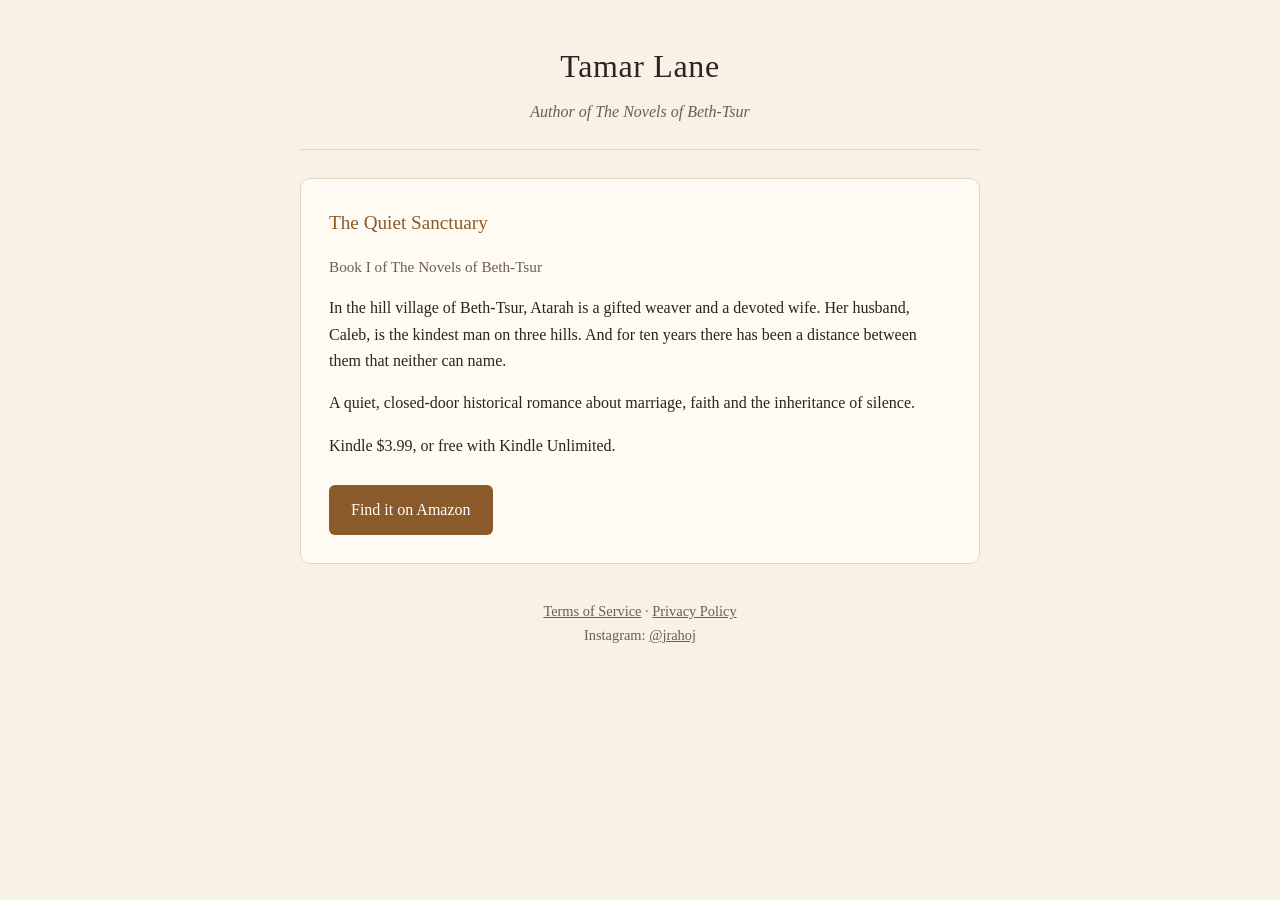
<file: index.html>
<!doctype html>
<html lang="en"><head><meta charset="utf-8"><meta name="viewport" content="width=device-width,initial-scale=1">
<title>Tamar Lane — The Quiet Sanctuary</title><link rel="stylesheet" href="style.css"></head>
<body><div class="wrap">
<header><h1>Tamar Lane</h1><p class="sub">Author of The Novels of Beth-Tsur</p></header>
<div class="card">
<h2 style="margin-top:0">The Quiet Sanctuary</h2>
<p class="muted">Book I of The Novels of Beth-Tsur</p>
<p>In the hill village of Beth-Tsur, Atarah is a gifted weaver and a devoted wife. Her husband, Caleb, is the kindest man on three hills. And for ten years there has been a distance between them that neither can name.</p>
<p>A quiet, closed-door historical romance about marriage, faith and the inheritance of silence.</p>
<p>Kindle $3.99, or free with Kindle Unlimited.</p>
<a class="btn" href="https://www.amazon.com/dp/B0HCP2F4PR">Find it on Amazon</a>
</div>
<footer><a href="terms.html">Terms of Service</a> · <a href="privacy.html">Privacy Policy</a><br>Instagram: <a href="https://www.instagram.com/jrahoj/">@jrahoj</a></footer>
</div></body></html>
</file>
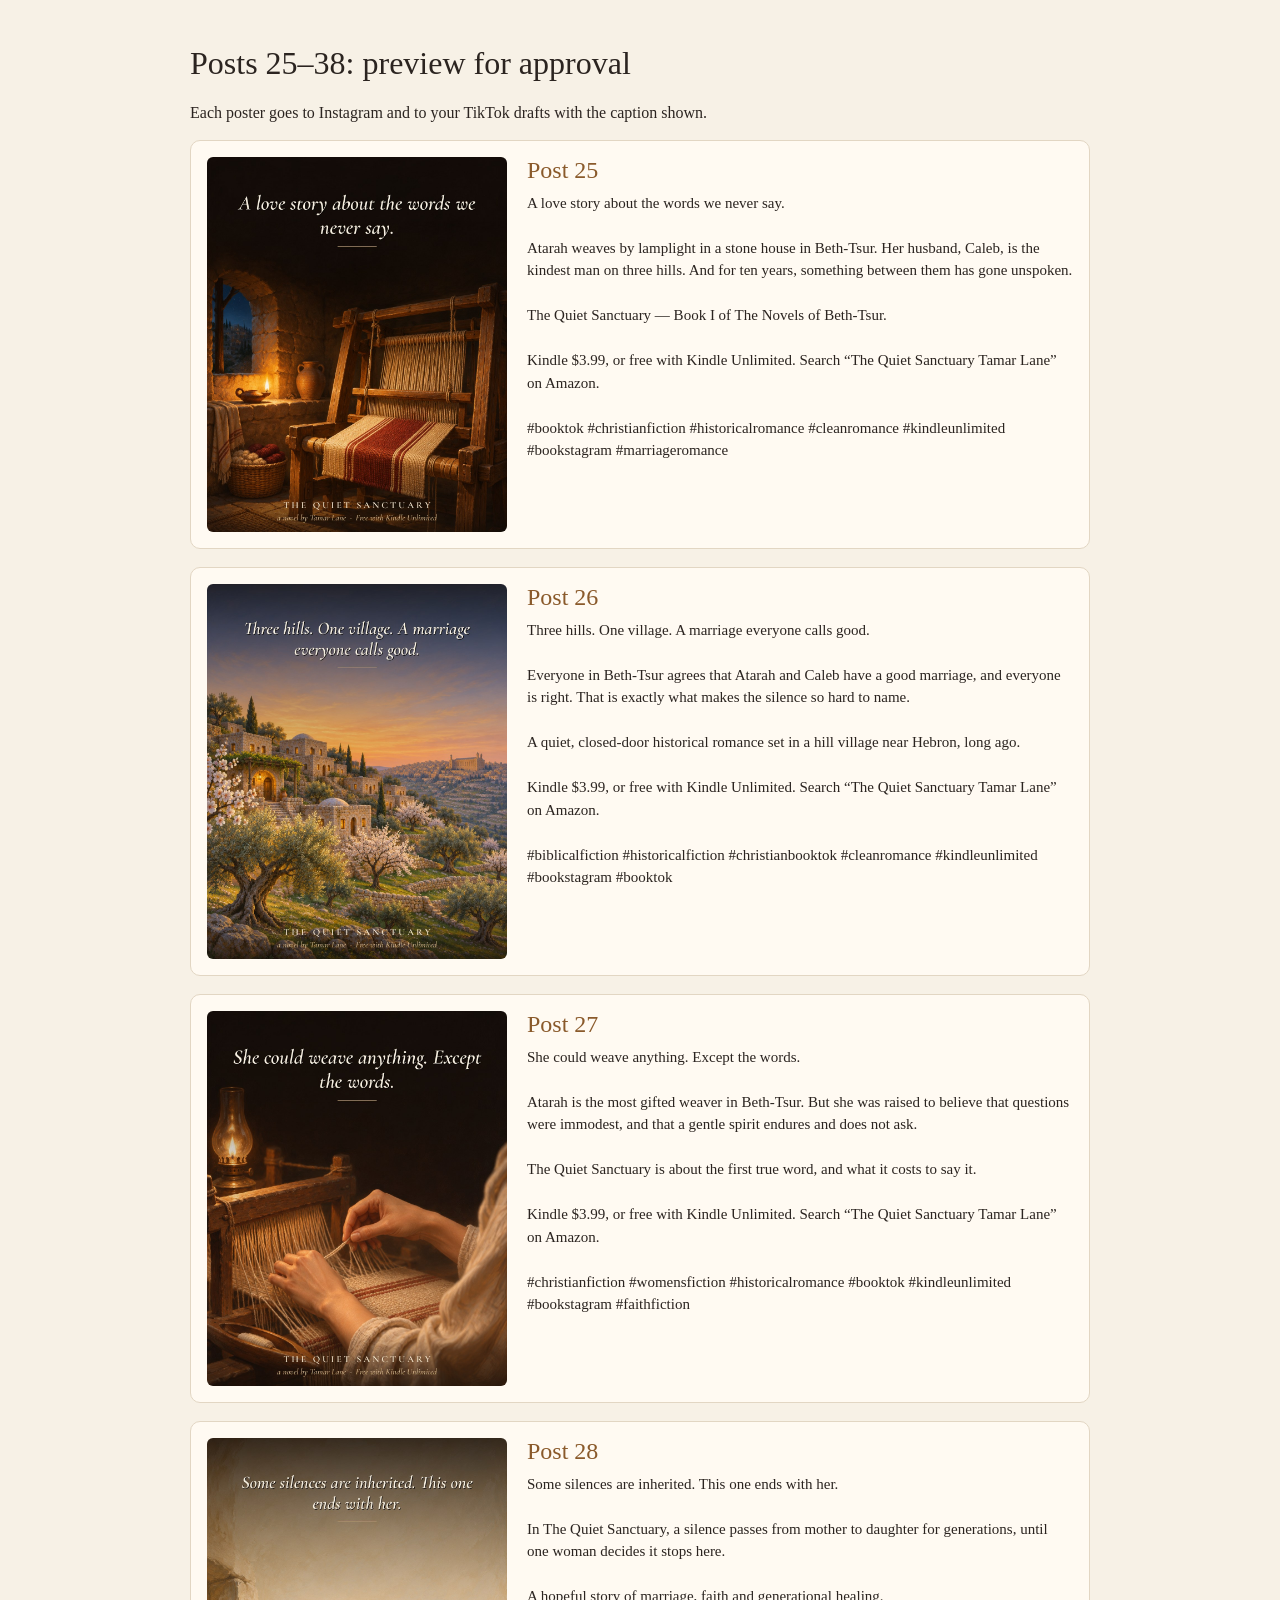
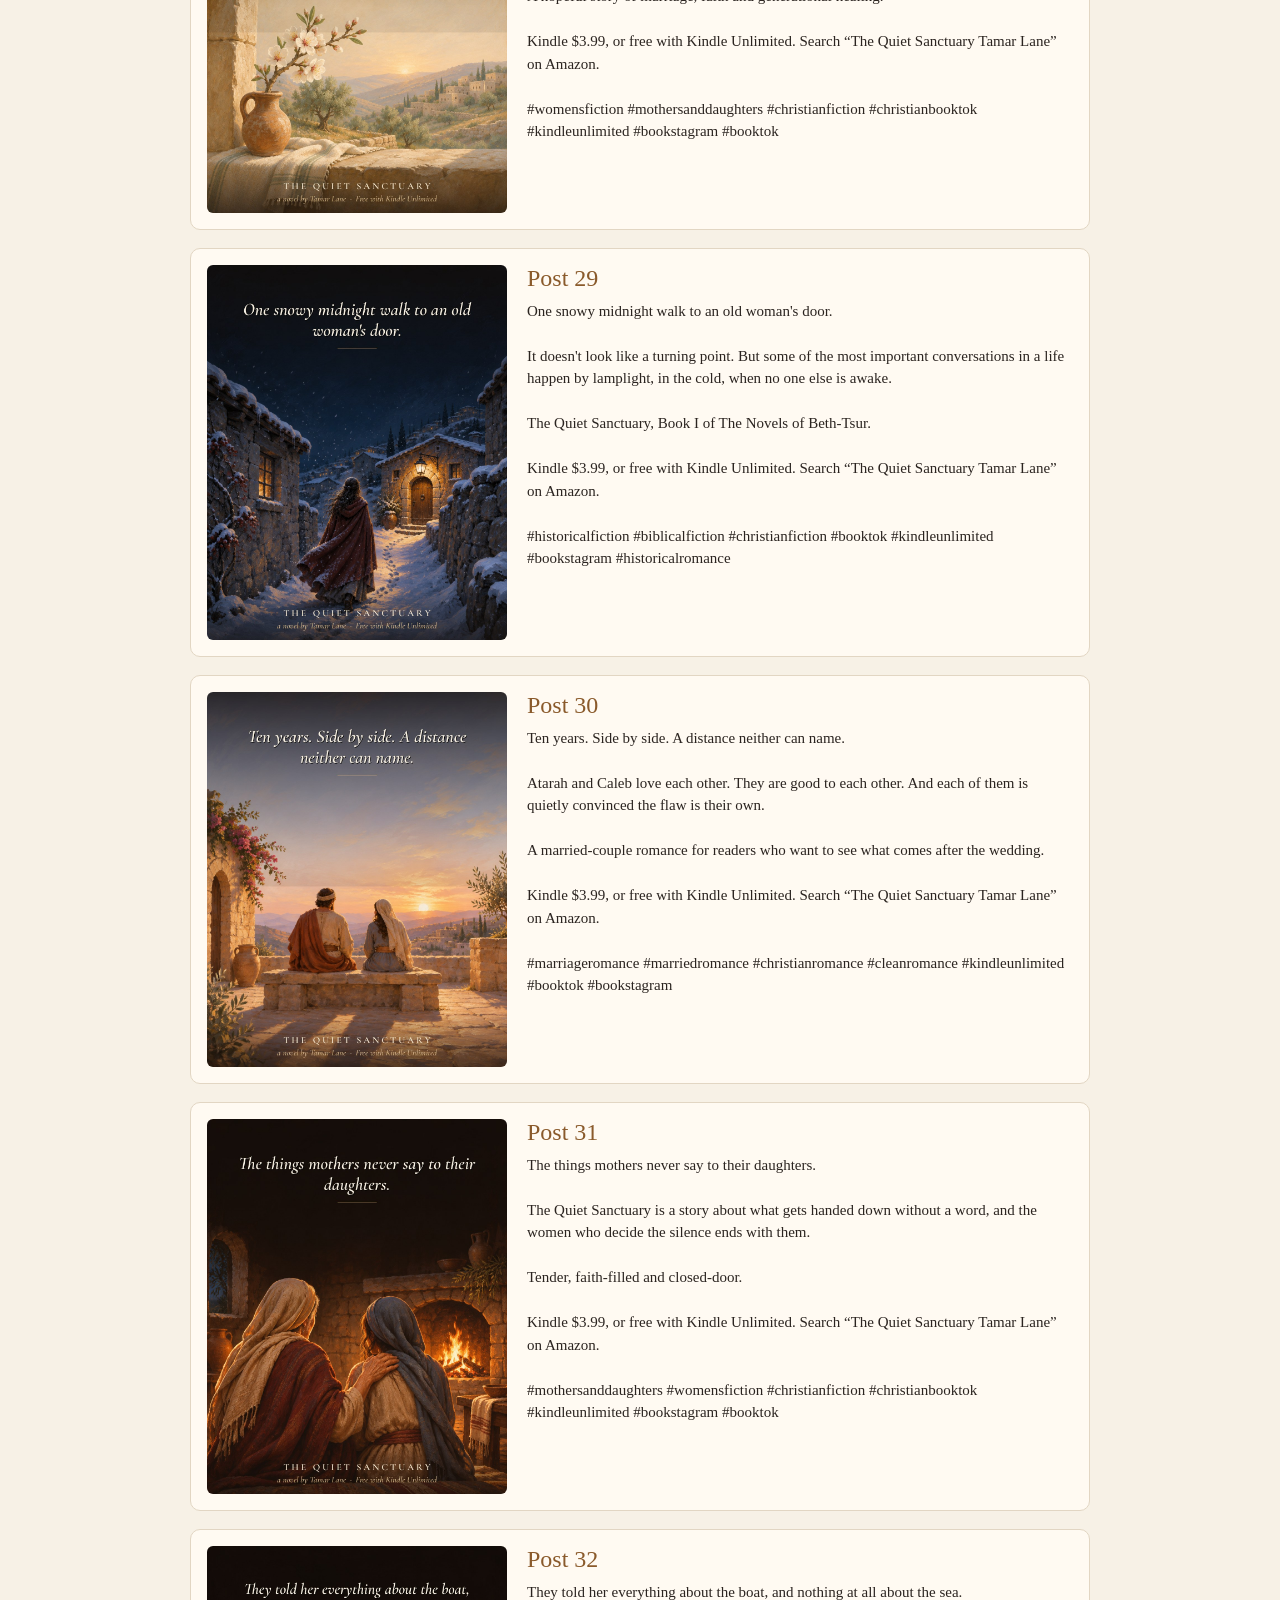
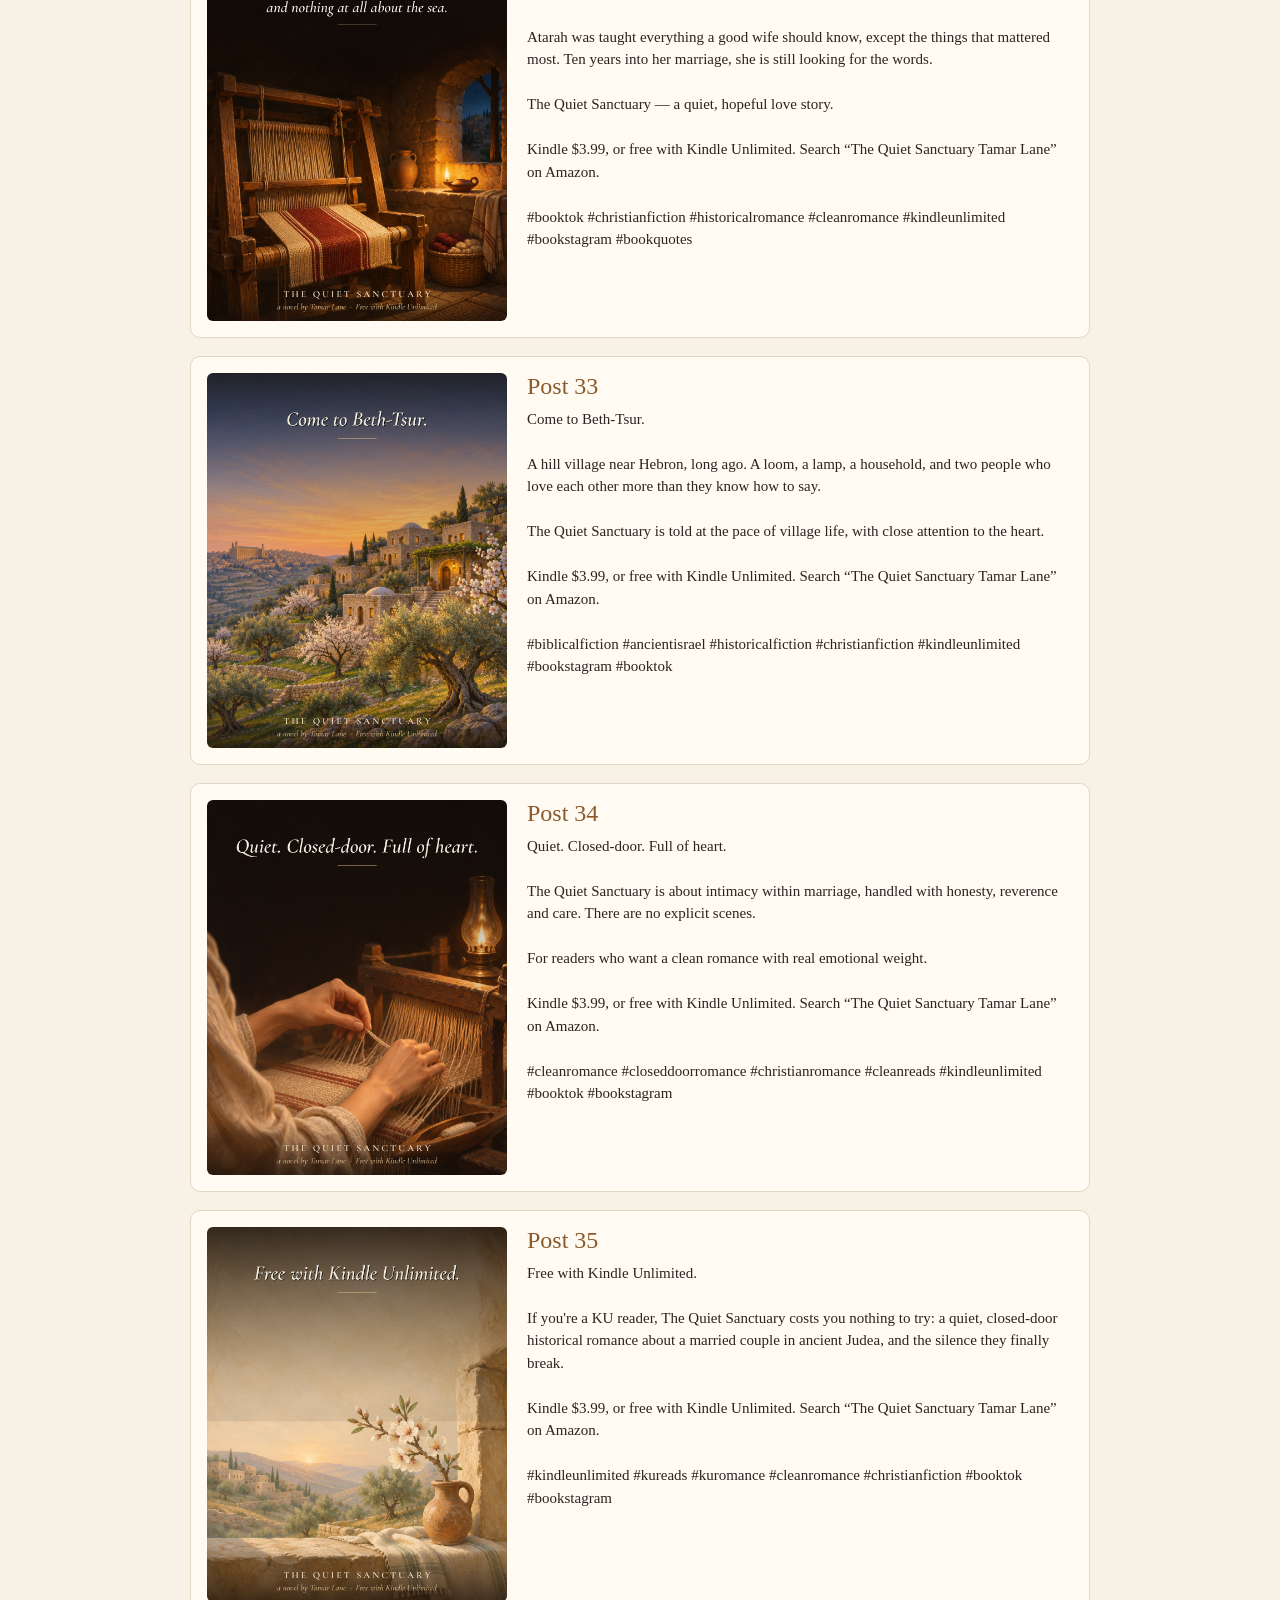
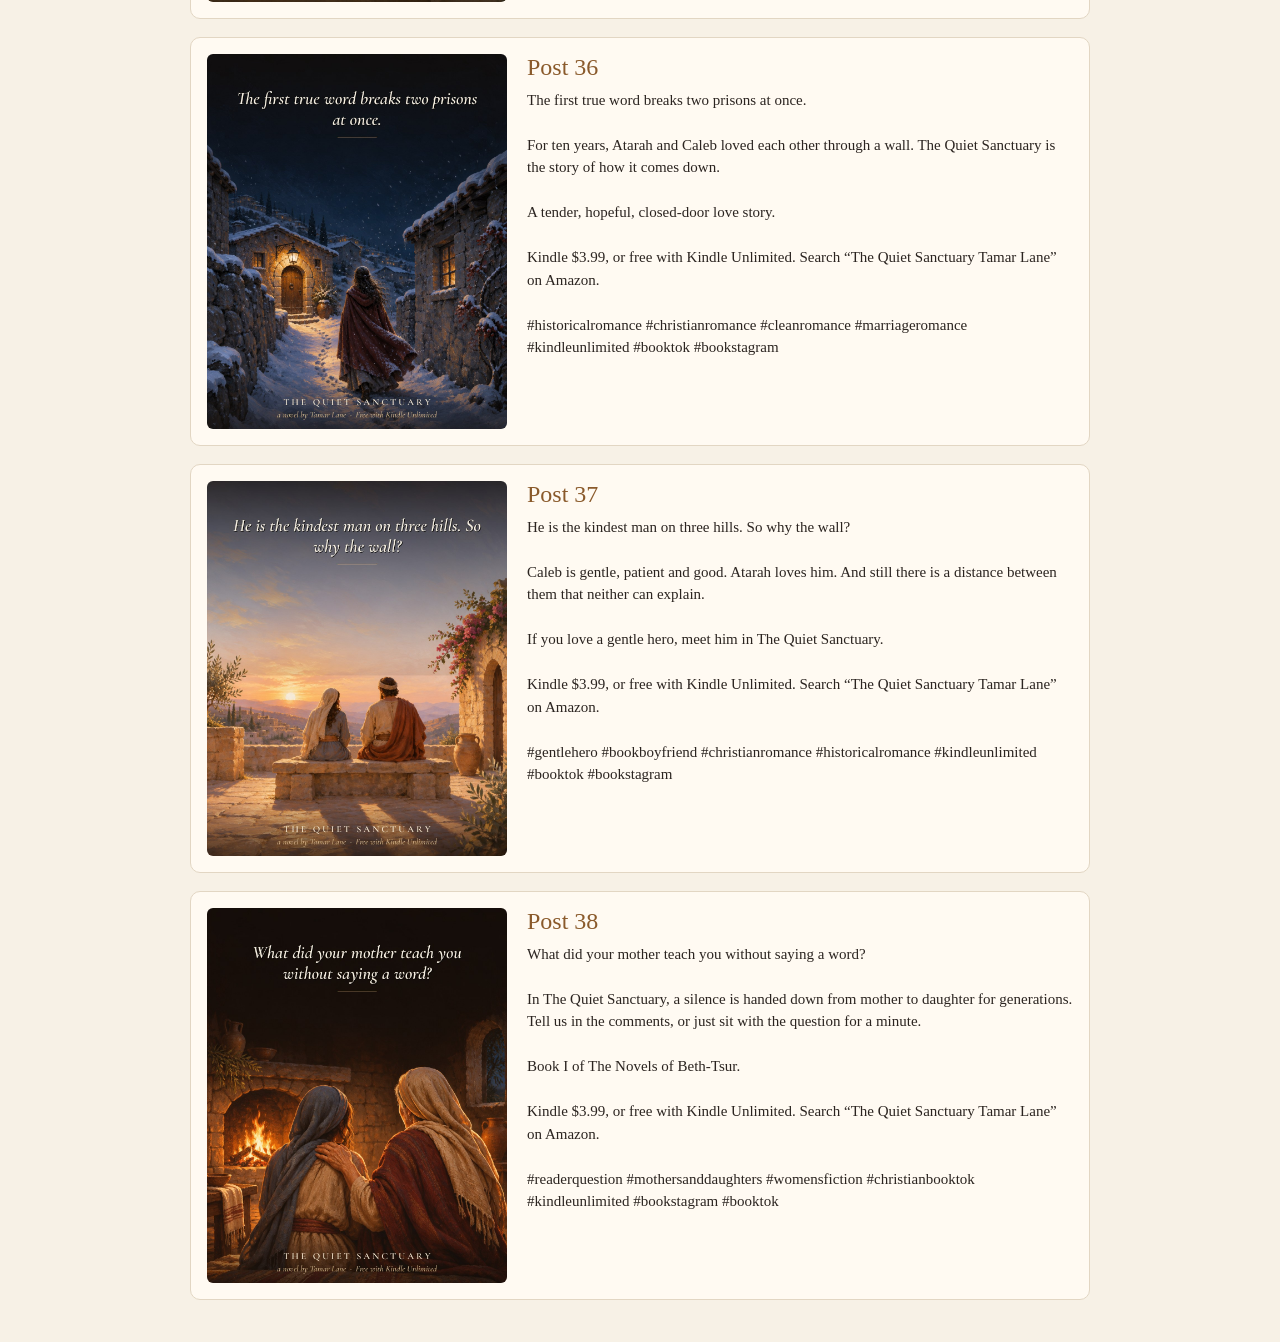
<file: batch2.html>
<!doctype html><html lang="en"><head><meta charset="utf-8"><meta name="viewport" content="width=device-width,initial-scale=1"><meta name="robots" content="noindex"><title>Batch 2 preview</title>
<style>body{margin:0;background:#f7f1e6;color:#2b2420;font-family:Georgia,serif}.w{max-width:900px;margin:0 auto;padding:24px 16px}h1{font-weight:normal}.c{display:flex;gap:20px;background:#fffaf2;border:1px solid #e2d6c3;border-radius:10px;padding:16px;margin:18px 0;flex-wrap:wrap}.c img{width:300px;max-width:100%;border-radius:6px}.c>div{flex:1;min-width:260px}h2{margin:0 0 8px;color:#8a5a2b;font-weight:normal}pre{white-space:pre-wrap;font-family:inherit;font-size:15px;line-height:1.5;margin:0}</style></head>
<body><div class="w"><h1>Posts 25–38: preview for approval</h1><p>Each poster goes to Instagram and to your TikTok drafts with the caption shown.</p><div class="c"><img src="tiktok/post25.jpg" loading="lazy"><div><h2>Post 25</h2><pre>A love story about the words we never say.

Atarah weaves by lamplight in a stone house in Beth-Tsur. Her husband, Caleb, is the kindest man on three hills. And for ten years, something between them has gone unspoken.

The Quiet Sanctuary — Book I of The Novels of Beth-Tsur.

Kindle $3.99, or free with Kindle Unlimited. Search “The Quiet Sanctuary Tamar Lane” on Amazon.

#booktok #christianfiction #historicalromance #cleanromance #kindleunlimited #bookstagram #marriageromance</pre></div></div>
<div class="c"><img src="tiktok/post26.jpg" loading="lazy"><div><h2>Post 26</h2><pre>Three hills. One village. A marriage everyone calls good.

Everyone in Beth-Tsur agrees that Atarah and Caleb have a good marriage, and everyone is right. That is exactly what makes the silence so hard to name.

A quiet, closed-door historical romance set in a hill village near Hebron, long ago.

Kindle $3.99, or free with Kindle Unlimited. Search “The Quiet Sanctuary Tamar Lane” on Amazon.

#biblicalfiction #historicalfiction #christianbooktok #cleanromance #kindleunlimited #bookstagram #booktok</pre></div></div>
<div class="c"><img src="tiktok/post27.jpg" loading="lazy"><div><h2>Post 27</h2><pre>She could weave anything. Except the words.

Atarah is the most gifted weaver in Beth-Tsur. But she was raised to believe that questions were immodest, and that a gentle spirit endures and does not ask.

The Quiet Sanctuary is about the first true word, and what it costs to say it.

Kindle $3.99, or free with Kindle Unlimited. Search “The Quiet Sanctuary Tamar Lane” on Amazon.

#christianfiction #womensfiction #historicalromance #booktok #kindleunlimited #bookstagram #faithfiction</pre></div></div>
<div class="c"><img src="tiktok/post28.jpg" loading="lazy"><div><h2>Post 28</h2><pre>Some silences are inherited. This one ends with her.

In The Quiet Sanctuary, a silence passes from mother to daughter for generations, until one woman decides it stops here.

A hopeful story of marriage, faith and generational healing.

Kindle $3.99, or free with Kindle Unlimited. Search “The Quiet Sanctuary Tamar Lane” on Amazon.

#womensfiction #mothersanddaughters #christianfiction #christianbooktok #kindleunlimited #bookstagram #booktok</pre></div></div>
<div class="c"><img src="tiktok/post29.jpg" loading="lazy"><div><h2>Post 29</h2><pre>One snowy midnight walk to an old woman&#x27;s door.

It doesn&#x27;t look like a turning point. But some of the most important conversations in a life happen by lamplight, in the cold, when no one else is awake.

The Quiet Sanctuary, Book I of The Novels of Beth-Tsur.

Kindle $3.99, or free with Kindle Unlimited. Search “The Quiet Sanctuary Tamar Lane” on Amazon.

#historicalfiction #biblicalfiction #christianfiction #booktok #kindleunlimited #bookstagram #historicalromance</pre></div></div>
<div class="c"><img src="tiktok/post30.jpg" loading="lazy"><div><h2>Post 30</h2><pre>Ten years. Side by side. A distance neither can name.

Atarah and Caleb love each other. They are good to each other. And each of them is quietly convinced the flaw is their own.

A married-couple romance for readers who want to see what comes after the wedding.

Kindle $3.99, or free with Kindle Unlimited. Search “The Quiet Sanctuary Tamar Lane” on Amazon.

#marriageromance #marriedromance #christianromance #cleanromance #kindleunlimited #booktok #bookstagram</pre></div></div>
<div class="c"><img src="tiktok/post31.jpg" loading="lazy"><div><h2>Post 31</h2><pre>The things mothers never say to their daughters.

The Quiet Sanctuary is a story about what gets handed down without a word, and the women who decide the silence ends with them.

Tender, faith-filled and closed-door.

Kindle $3.99, or free with Kindle Unlimited. Search “The Quiet Sanctuary Tamar Lane” on Amazon.

#mothersanddaughters #womensfiction #christianfiction #christianbooktok #kindleunlimited #bookstagram #booktok</pre></div></div>
<div class="c"><img src="tiktok/post32.jpg" loading="lazy"><div><h2>Post 32</h2><pre>They told her everything about the boat, and nothing at all about the sea.

Atarah was taught everything a good wife should know, except the things that mattered most. Ten years into her marriage, she is still looking for the words.

The Quiet Sanctuary — a quiet, hopeful love story.

Kindle $3.99, or free with Kindle Unlimited. Search “The Quiet Sanctuary Tamar Lane” on Amazon.

#booktok #christianfiction #historicalromance #cleanromance #kindleunlimited #bookstagram #bookquotes</pre></div></div>
<div class="c"><img src="tiktok/post33.jpg" loading="lazy"><div><h2>Post 33</h2><pre>Come to Beth-Tsur.

A hill village near Hebron, long ago. A loom, a lamp, a household, and two people who love each other more than they know how to say.

The Quiet Sanctuary is told at the pace of village life, with close attention to the heart.

Kindle $3.99, or free with Kindle Unlimited. Search “The Quiet Sanctuary Tamar Lane” on Amazon.

#biblicalfiction #ancientisrael #historicalfiction #christianfiction #kindleunlimited #bookstagram #booktok</pre></div></div>
<div class="c"><img src="tiktok/post34.jpg" loading="lazy"><div><h2>Post 34</h2><pre>Quiet. Closed-door. Full of heart.

The Quiet Sanctuary is about intimacy within marriage, handled with honesty, reverence and care. There are no explicit scenes.

For readers who want a clean romance with real emotional weight.

Kindle $3.99, or free with Kindle Unlimited. Search “The Quiet Sanctuary Tamar Lane” on Amazon.

#cleanromance #closeddoorromance #christianromance #cleanreads #kindleunlimited #booktok #bookstagram</pre></div></div>
<div class="c"><img src="tiktok/post35.jpg" loading="lazy"><div><h2>Post 35</h2><pre>Free with Kindle Unlimited.

If you&#x27;re a KU reader, The Quiet Sanctuary costs you nothing to try: a quiet, closed-door historical romance about a married couple in ancient Judea, and the silence they finally break.

Kindle $3.99, or free with Kindle Unlimited. Search “The Quiet Sanctuary Tamar Lane” on Amazon.

#kindleunlimited #kureads #kuromance #cleanromance #christianfiction #booktok #bookstagram</pre></div></div>
<div class="c"><img src="tiktok/post36.jpg" loading="lazy"><div><h2>Post 36</h2><pre>The first true word breaks two prisons at once.

For ten years, Atarah and Caleb loved each other through a wall. The Quiet Sanctuary is the story of how it comes down.

A tender, hopeful, closed-door love story.

Kindle $3.99, or free with Kindle Unlimited. Search “The Quiet Sanctuary Tamar Lane” on Amazon.

#historicalromance #christianromance #cleanromance #marriageromance #kindleunlimited #booktok #bookstagram</pre></div></div>
<div class="c"><img src="tiktok/post37.jpg" loading="lazy"><div><h2>Post 37</h2><pre>He is the kindest man on three hills. So why the wall?

Caleb is gentle, patient and good. Atarah loves him. And still there is a distance between them that neither can explain.

If you love a gentle hero, meet him in The Quiet Sanctuary.

Kindle $3.99, or free with Kindle Unlimited. Search “The Quiet Sanctuary Tamar Lane” on Amazon.

#gentlehero #bookboyfriend #christianromance #historicalromance #kindleunlimited #booktok #bookstagram</pre></div></div>
<div class="c"><img src="tiktok/post38.jpg" loading="lazy"><div><h2>Post 38</h2><pre>What did your mother teach you without saying a word?

In The Quiet Sanctuary, a silence is handed down from mother to daughter for generations. Tell us in the comments, or just sit with the question for a minute.

Book I of The Novels of Beth-Tsur.

Kindle $3.99, or free with Kindle Unlimited. Search “The Quiet Sanctuary Tamar Lane” on Amazon.

#readerquestion #mothersanddaughters #womensfiction #christianbooktok #kindleunlimited #bookstagram #booktok</pre></div></div>
</div></body></html>
</file>
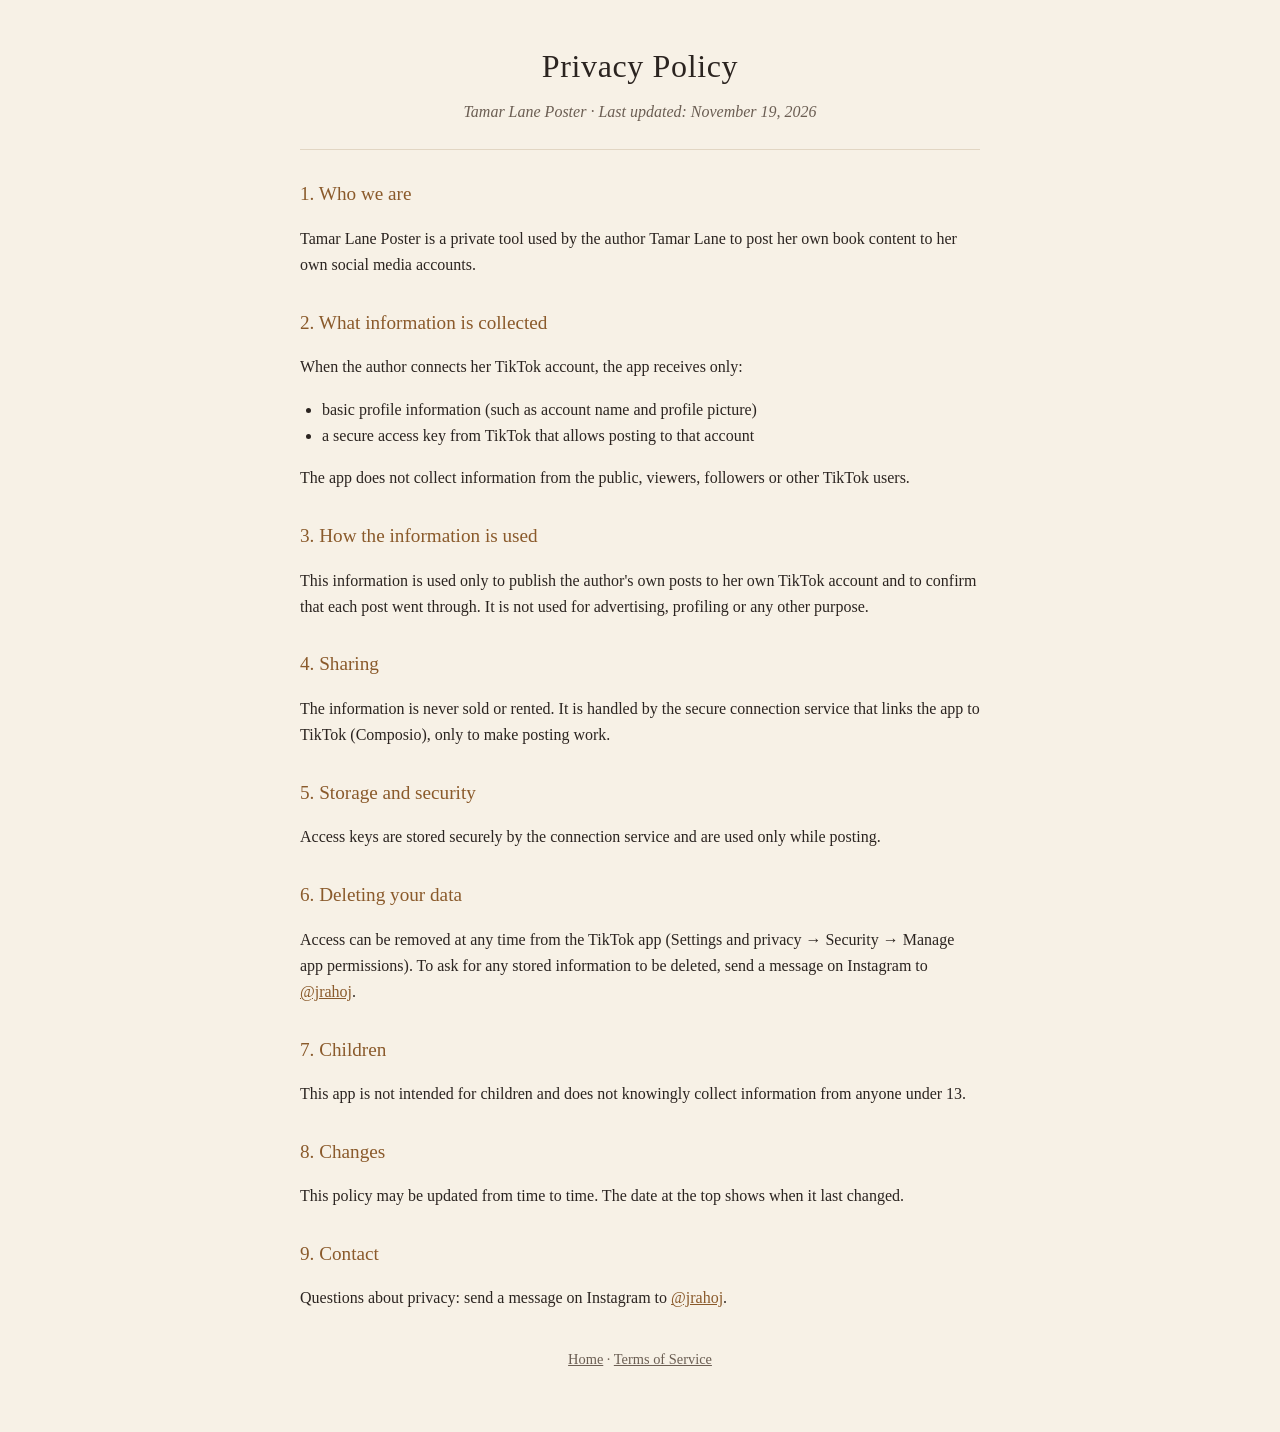
<file: privacy.html>
<!doctype html>
<html lang="en"><head><meta charset="utf-8"><meta name="viewport" content="width=device-width,initial-scale=1">
<title>Privacy Policy — Tamar Lane Poster</title><link rel="stylesheet" href="style.css"></head>
<body><div class="wrap">
<header><a href="index.html"><h1>Privacy Policy</h1></a><p class="sub">Tamar Lane Poster · Last updated: November 19, 2026</p></header>
<h2>1. Who we are</h2>
<p>Tamar Lane Poster is a private tool used by the author Tamar Lane to post her own book content to her own social media accounts.</p>
<h2>2. What information is collected</h2>
<p>When the author connects her TikTok account, the app receives only:</p>
<ul><li>basic profile information (such as account name and profile picture)</li><li>a secure access key from TikTok that allows posting to that account</li></ul>
<p>The app does not collect information from the public, viewers, followers or other TikTok users.</p>
<h2>3. How the information is used</h2>
<p>This information is used only to publish the author's own posts to her own TikTok account and to confirm that each post went through. It is not used for advertising, profiling or any other purpose.</p>
<h2>4. Sharing</h2>
<p>The information is never sold or rented. It is handled by the secure connection service that links the app to TikTok (Composio), only to make posting work.</p>
<h2>5. Storage and security</h2>
<p>Access keys are stored securely by the connection service and are used only while posting.</p>
<h2>6. Deleting your data</h2>
<p>Access can be removed at any time from the TikTok app (Settings and privacy → Security → Manage app permissions). To ask for any stored information to be deleted, send a message on Instagram to <a href="https://www.instagram.com/jrahoj/">@jrahoj</a>.</p>
<h2>7. Children</h2>
<p>This app is not intended for children and does not knowingly collect information from anyone under 13.</p>
<h2>8. Changes</h2>
<p>This policy may be updated from time to time. The date at the top shows when it last changed.</p>
<h2>9. Contact</h2>
<p>Questions about privacy: send a message on Instagram to <a href="https://www.instagram.com/jrahoj/">@jrahoj</a>.</p>
<footer><a href="index.html">Home</a> · <a href="terms.html">Terms of Service</a></footer>
</div></body></html>
</file>
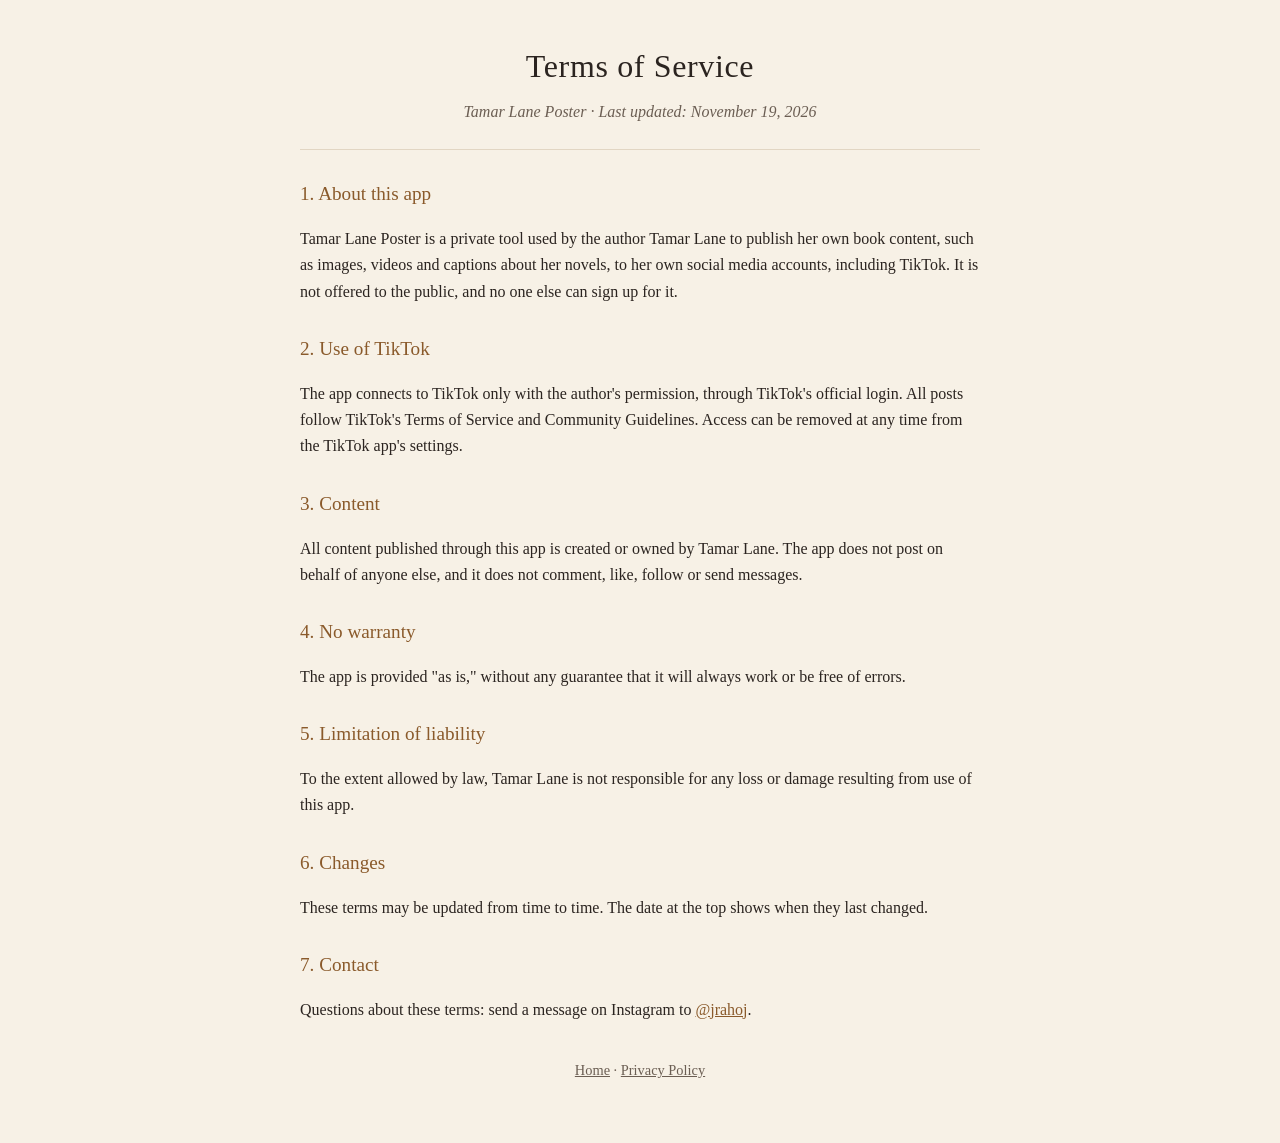
<file: terms.html>
<!doctype html>
<html lang="en"><head><meta charset="utf-8"><meta name="viewport" content="width=device-width,initial-scale=1">
<title>Terms of Service — Tamar Lane Poster</title><link rel="stylesheet" href="style.css"></head>
<body><div class="wrap">
<header><a href="index.html"><h1>Terms of Service</h1></a><p class="sub">Tamar Lane Poster · Last updated: November 19, 2026</p></header>
<h2>1. About this app</h2>
<p>Tamar Lane Poster is a private tool used by the author Tamar Lane to publish her own book content, such as images, videos and captions about her novels, to her own social media accounts, including TikTok. It is not offered to the public, and no one else can sign up for it.</p>
<h2>2. Use of TikTok</h2>
<p>The app connects to TikTok only with the author's permission, through TikTok's official login. All posts follow TikTok's Terms of Service and Community Guidelines. Access can be removed at any time from the TikTok app's settings.</p>
<h2>3. Content</h2>
<p>All content published through this app is created or owned by Tamar Lane. The app does not post on behalf of anyone else, and it does not comment, like, follow or send messages.</p>
<h2>4. No warranty</h2>
<p>The app is provided "as is," without any guarantee that it will always work or be free of errors.</p>
<h2>5. Limitation of liability</h2>
<p>To the extent allowed by law, Tamar Lane is not responsible for any loss or damage resulting from use of this app.</p>
<h2>6. Changes</h2>
<p>These terms may be updated from time to time. The date at the top shows when they last changed.</p>
<h2>7. Contact</h2>
<p>Questions about these terms: send a message on Instagram to <a href="https://www.instagram.com/jrahoj/">@jrahoj</a>.</p>
<footer><a href="index.html">Home</a> · <a href="privacy.html">Privacy Policy</a></footer>
</div></body></html>
</file>
<file: style.css>
:root{--bg:#f7f1e6;--ink:#2b2420;--muted:#6b5e53;--accent:#8a5a2b;--card:#fffaf2;--line:#e2d6c3}
*{box-sizing:border-box}
body{margin:0;background:var(--bg);color:var(--ink);font-family:Georgia,"Times New Roman",serif;line-height:1.65}
.wrap{max-width:720px;margin:0 auto;padding:40px 20px 60px}
header{text-align:center;border-bottom:1px solid var(--line);padding-bottom:24px;margin-bottom:28px}
header a{color:inherit;text-decoration:none}
h1{font-size:2rem;margin:0 0 6px;font-weight:normal;letter-spacing:.02em}
h2{font-size:1.2rem;margin:28px 0 6px;color:var(--accent);font-weight:normal}
.sub{color:var(--muted);font-style:italic;margin:0}
.card{background:var(--card);border:1px solid var(--line);border-radius:10px;padding:28px}
.btn{display:inline-block;background:var(--accent);color:#fff;text-decoration:none;padding:12px 22px;border-radius:6px;margin-top:10px}
.muted{color:var(--muted);font-size:.95rem}
footer{text-align:center;margin-top:36px;font-size:.9rem;color:var(--muted)}
footer a{color:var(--muted)}
a{color:var(--accent)}
ul{padding-left:22px}
</file>
